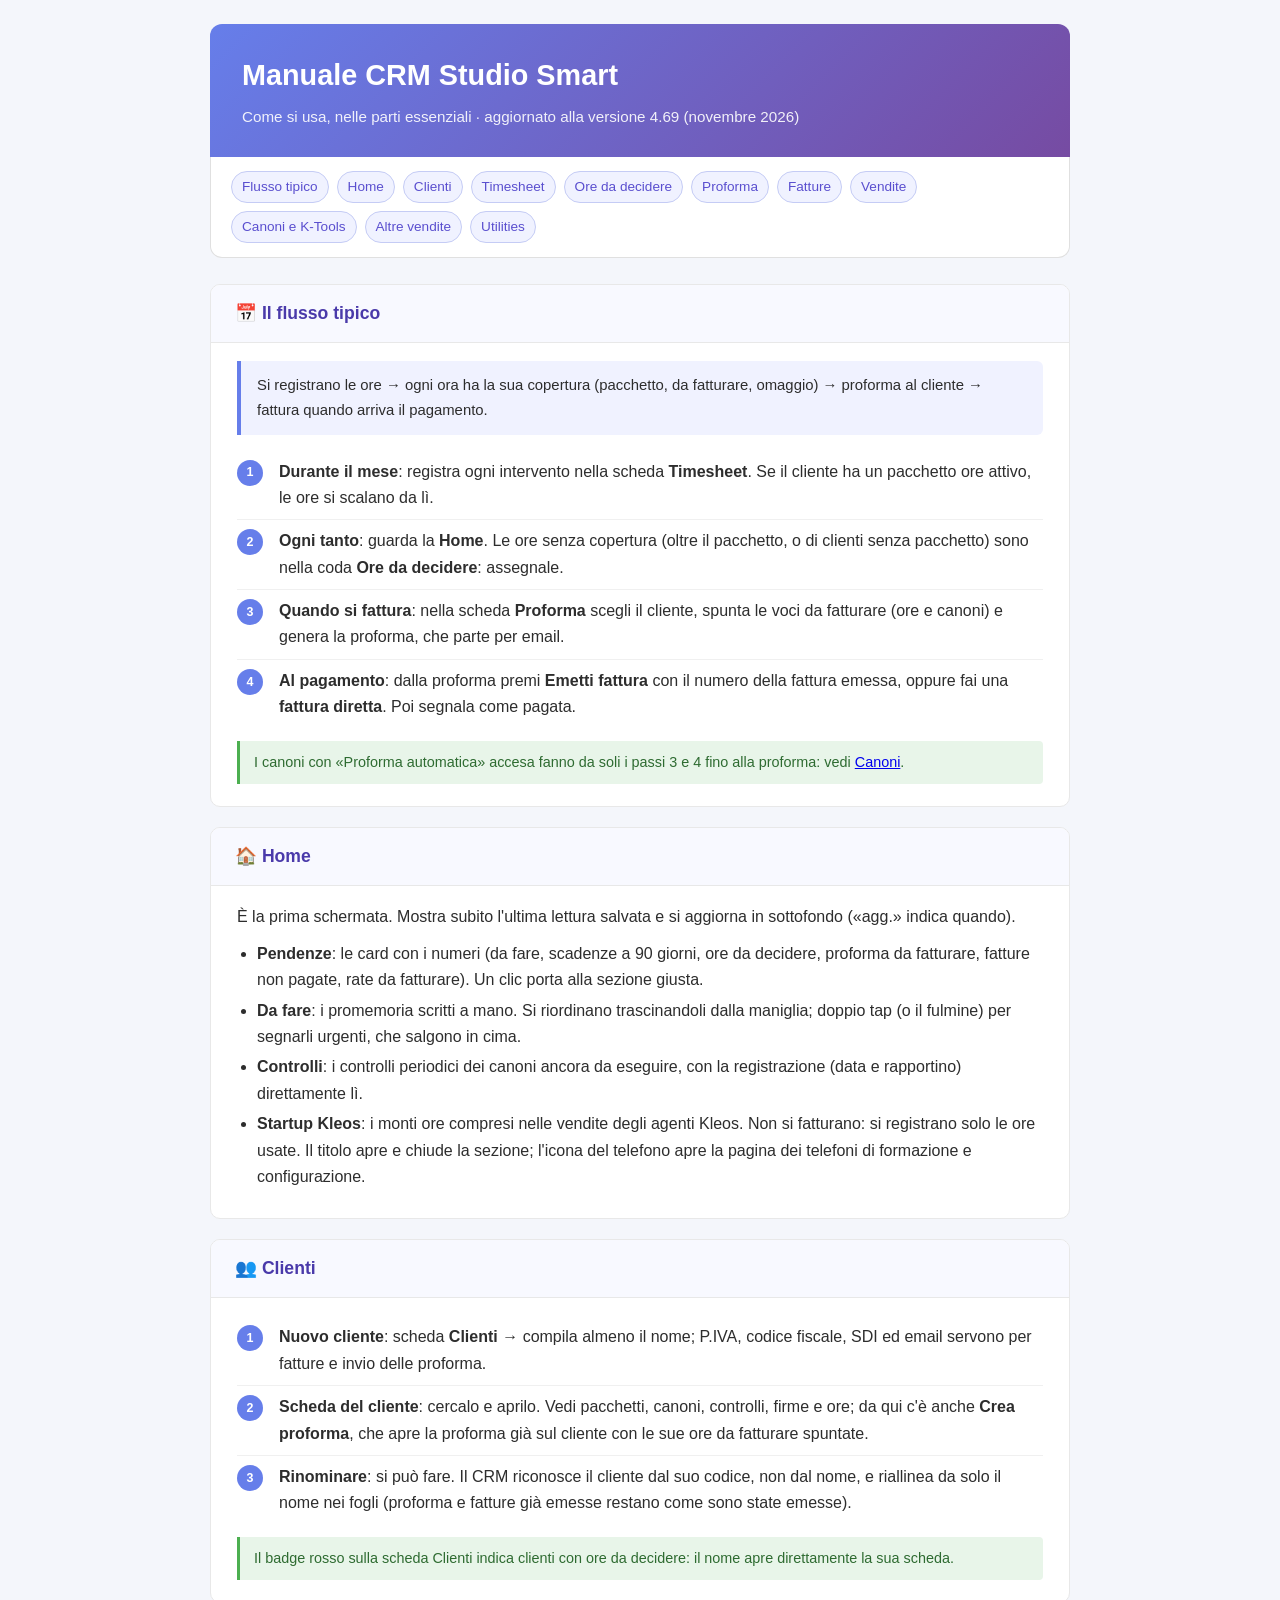
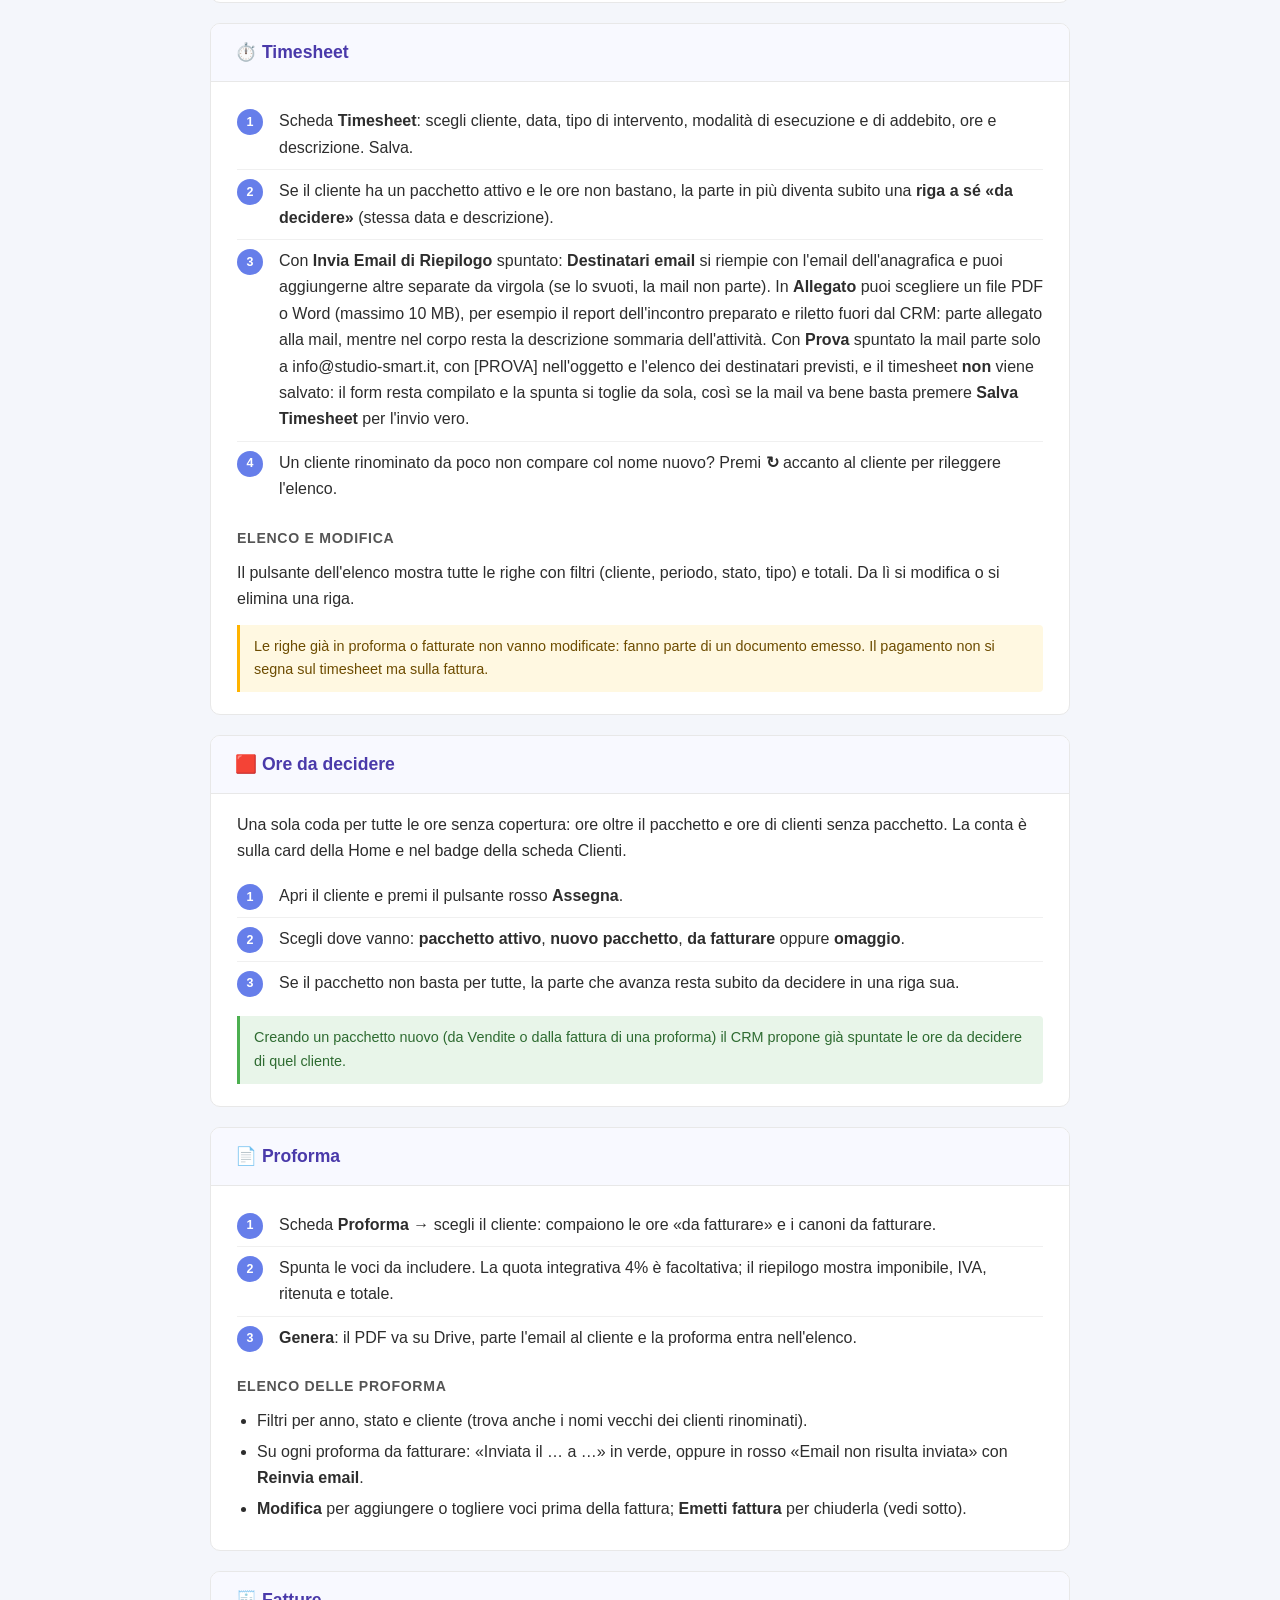
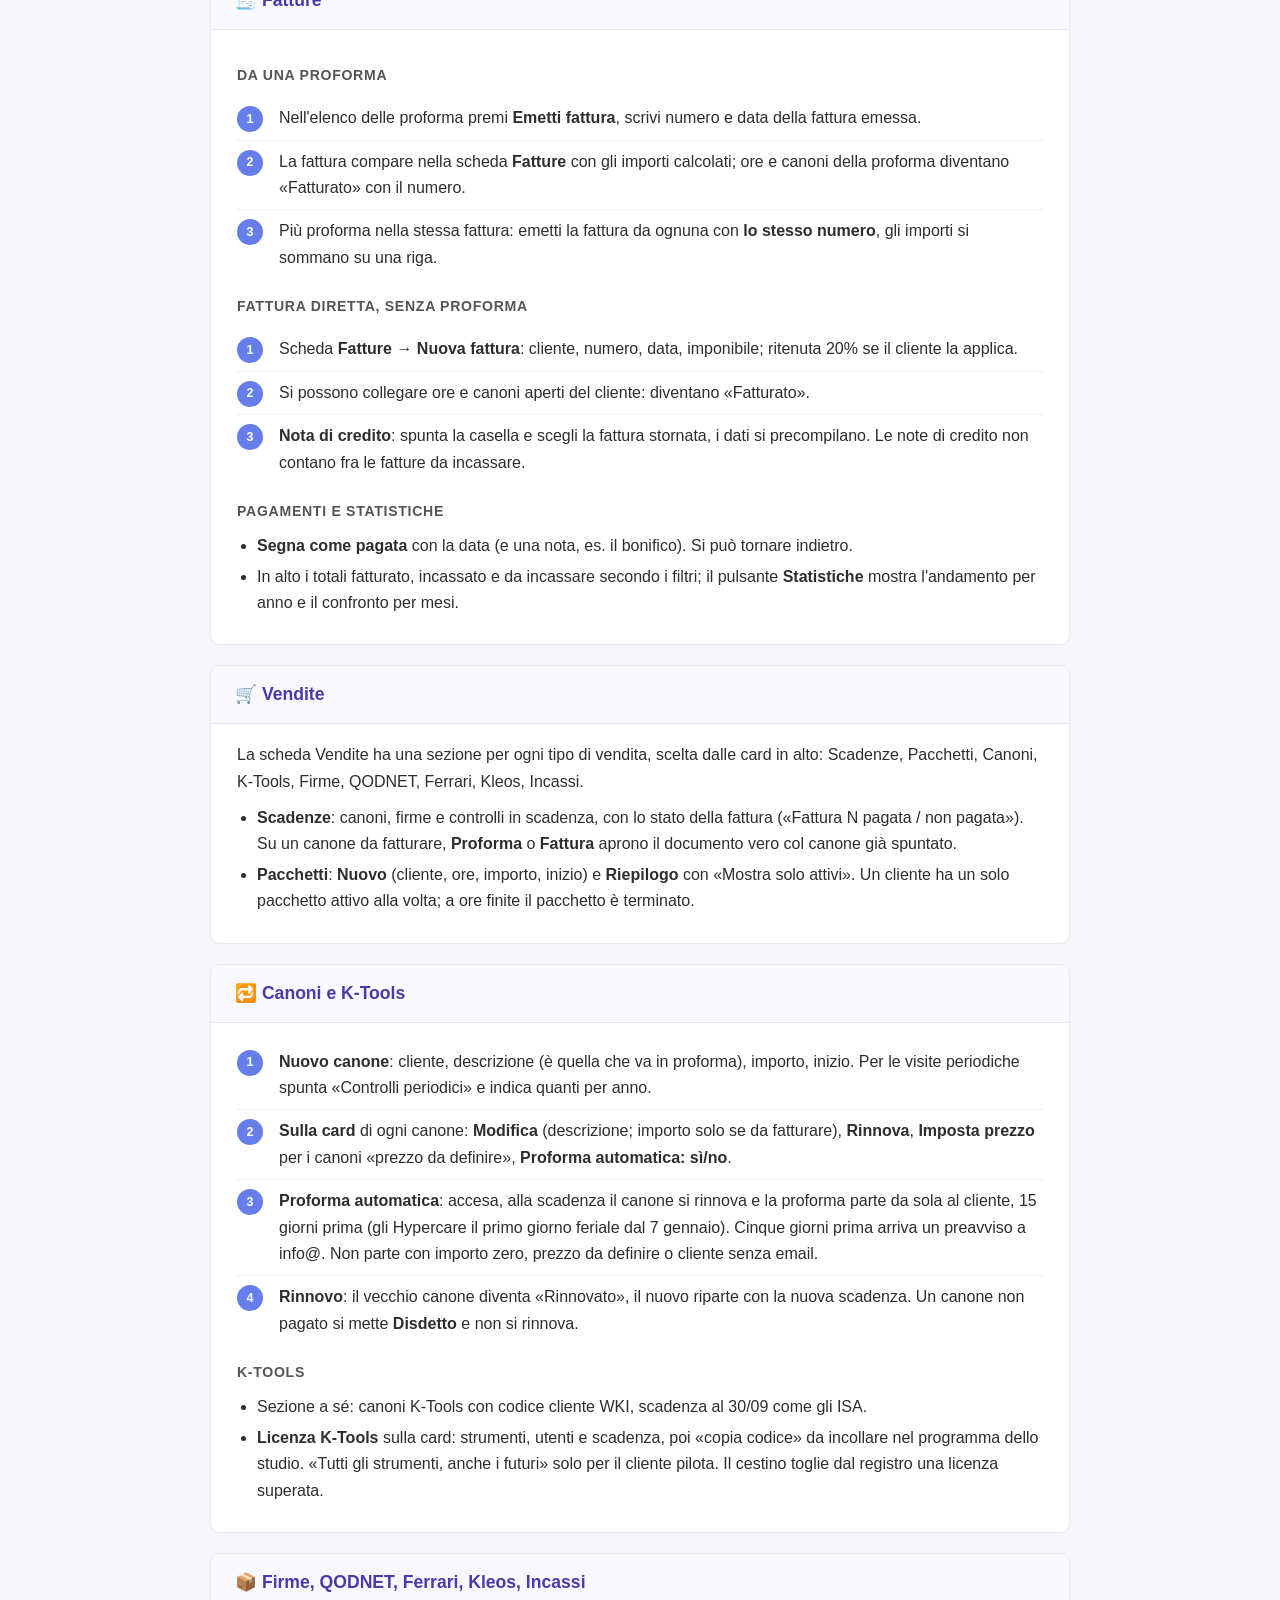
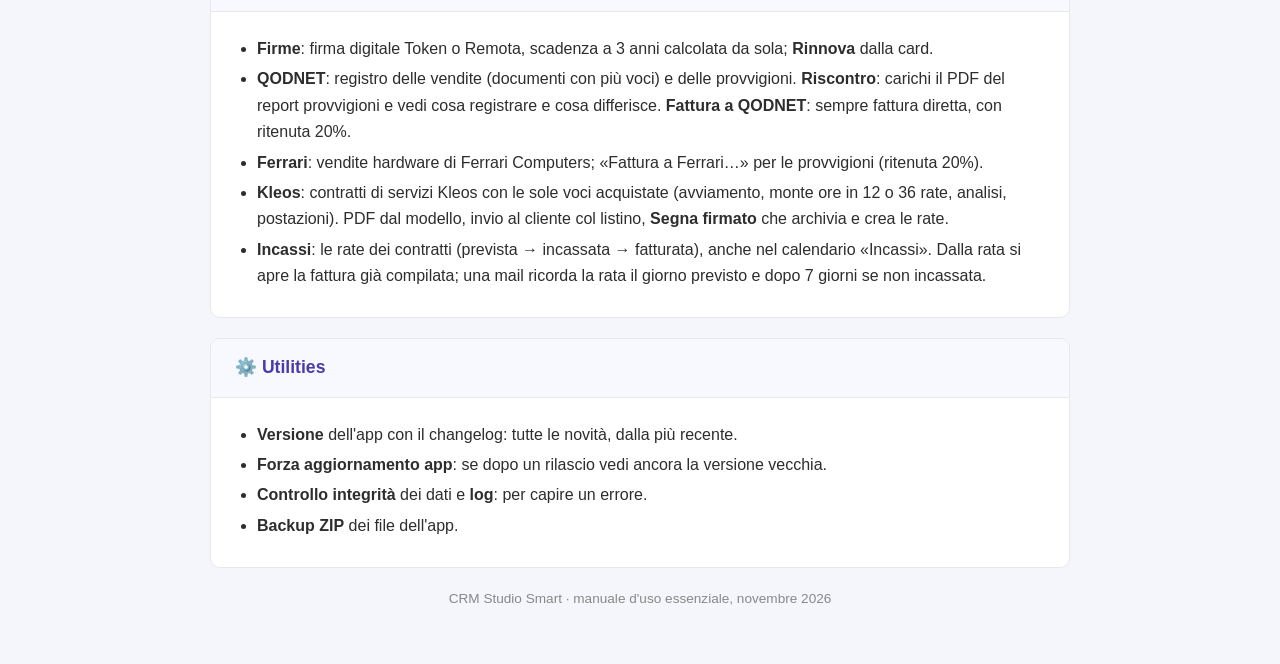
<file: docs/manuale.html>
<!DOCTYPE html>
<html lang="it">
<head>
<meta charset="UTF-8">
<meta name="viewport" content="width=device-width, initial-scale=1.0">
<title>Manuale CRM Studio Smart</title>
<style>
  * { margin: 0; padding: 0; box-sizing: border-box; }
  body { font-family: 'Segoe UI', Tahoma, Geneva, Verdana, sans-serif; line-height: 1.65; color: #2d2d2d; background: #f4f6fb; padding: 24px 16px; }
  .container { max-width: 860px; margin: 0 auto; }
  .header { background: linear-gradient(135deg, #667eea 0%, #764ba2 100%); color: #fff; padding: 28px 32px; border-radius: 12px 12px 0 0; }
  .header h1 { font-size: 1.8rem; margin-bottom: 4px; }
  .header p { opacity: .9; font-size: .95rem; }
  .quick-nav { background: #fff; border: 1px solid #e0e0e0; border-top: none; padding: 14px 20px; border-radius: 0 0 12px 12px; margin-bottom: 26px; display: flex; flex-wrap: wrap; gap: 8px; }
  .quick-nav a { font-size: .85rem; color: #5a4fcf; text-decoration: none; padding: 4px 10px; border: 1px solid #c5ccf5; border-radius: 20px; background: #f0f2ff; }
  .quick-nav a:hover { background: #667eea; color: #fff; border-color: #667eea; }
  .section { background: #fff; border-radius: 10px; border: 1px solid #e8e8e8; margin-bottom: 20px; overflow: hidden; scroll-margin-top: 12px; }
  .section-header { padding: 14px 24px; background: #f8f9ff; border-bottom: 1px solid #e8e8e8; }
  .section-header h2 { font-size: 1.1rem; color: #4a3aaa; }
  .section-body { padding: 18px 26px 22px; }
  .section-body p { margin-bottom: 10px; }
  .flow-box { background: #f0f2ff; border-left: 4px solid #667eea; border-radius: 0 6px 6px 0; padding: 12px 16px; margin-bottom: 16px; font-size: .93rem; }
  .sub-flow { margin: 16px 0 4px; font-weight: 700; color: #555; font-size: .88rem; text-transform: uppercase; letter-spacing: .05em; }
  .steps { counter-reset: step; list-style: none; }
  .steps li { counter-increment: step; padding: 8px 0 8px 42px; position: relative; border-bottom: 1px solid #f0f0f0; }
  .steps li:last-child { border-bottom: none; }
  .steps li::before { content: counter(step); position: absolute; left: 0; top: 9px; width: 26px; height: 26px; background: #667eea; color: #fff; border-radius: 50%; font-size: .78rem; font-weight: 700; display: flex; align-items: center; justify-content: center; }
  ul.punti { margin: 6px 0 6px 20px; }
  ul.punti li { margin: 4px 0; }
  .tip, .warn { margin-top: 12px; padding: 10px 14px; border-radius: 0 4px 4px 0; font-size: .9rem; }
  .tip { background: #e8f5e9; border-left: 3px solid #4caf50; color: #2e6b31; }
  .warn { background: #fff8e1; border-left: 3px solid #ffb300; color: #6d4c00; }
  .piede { text-align: center; color: #888; font-size: .85rem; margin: 10px 0 30px; }
  @media (max-width: 600px) { .section-body { padding: 14px 16px 18px; } .header { padding: 22px 18px; } }
</style>
</head>
<body>
<div class="container">

<div class="header">
  <h1>Manuale CRM Studio Smart</h1>
  <p>Come si usa, nelle parti essenziali · aggiornato alla versione 4.69 (novembre 2026)</p>
</div>

<nav class="quick-nav">
  <a href="#flusso">Flusso tipico</a>
  <a href="#home">Home</a>
  <a href="#clienti">Clienti</a>
  <a href="#timesheet">Timesheet</a>
  <a href="#ore">Ore da decidere</a>
  <a href="#proforma">Proforma</a>
  <a href="#fatture">Fatture</a>
  <a href="#vendite">Vendite</a>
  <a href="#canoni">Canoni e K-Tools</a>
  <a href="#altre">Altre vendite</a>
  <a href="#utilities">Utilities</a>
</nav>

<section class="section" id="flusso">
  <div class="section-header"><h2>📅 Il flusso tipico</h2></div>
  <div class="section-body">
    <div class="flow-box">Si registrano le ore → ogni ora ha la sua copertura (pacchetto, da fatturare, omaggio) → proforma al cliente → fattura quando arriva il pagamento.</div>
    <ol class="steps">
      <li><b>Durante il mese</b>: registra ogni intervento nella scheda <b>Timesheet</b>. Se il cliente ha un pacchetto ore attivo, le ore si scalano da lì.</li>
      <li><b>Ogni tanto</b>: guarda la <b>Home</b>. Le ore senza copertura (oltre il pacchetto, o di clienti senza pacchetto) sono nella coda <b>Ore da decidere</b>: assegnale.</li>
      <li><b>Quando si fattura</b>: nella scheda <b>Proforma</b> scegli il cliente, spunta le voci da fatturare (ore e canoni) e genera la proforma, che parte per email.</li>
      <li><b>Al pagamento</b>: dalla proforma premi <b>Emetti fattura</b> con il numero della fattura emessa, oppure fai una <b>fattura diretta</b>. Poi segnala come pagata.</li>
    </ol>
    <div class="tip">I canoni con «Proforma automatica» accesa fanno da soli i passi 3 e 4 fino alla proforma: vedi <a href="#canoni">Canoni</a>.</div>
  </div>
</section>

<section class="section" id="home">
  <div class="section-header"><h2>🏠 Home</h2></div>
  <div class="section-body">
    <p>È la prima schermata. Mostra subito l'ultima lettura salvata e si aggiorna in sottofondo («agg.» indica quando).</p>
    <ul class="punti">
      <li><b>Pendenze</b>: le card con i numeri (da fare, scadenze a 90 giorni, ore da decidere, proforma da fatturare, fatture non pagate, rate da fatturare). Un clic porta alla sezione giusta.</li>
      <li><b>Da fare</b>: i promemoria scritti a mano. Si riordinano trascinandoli dalla maniglia; doppio tap (o il fulmine) per segnarli urgenti, che salgono in cima.</li>
      <li><b>Controlli</b>: i controlli periodici dei canoni ancora da eseguire, con la registrazione (data e rapportino) direttamente lì.</li>
      <li><b>Startup Kleos</b>: i monti ore compresi nelle vendite degli agenti Kleos. Non si fatturano: si registrano solo le ore usate. Il titolo apre e chiude la sezione; l'icona del telefono apre la pagina dei telefoni di formazione e configurazione.</li>
    </ul>
  </div>
</section>

<section class="section" id="clienti">
  <div class="section-header"><h2>👥 Clienti</h2></div>
  <div class="section-body">
    <ol class="steps">
      <li><b>Nuovo cliente</b>: scheda <b>Clienti</b> → compila almeno il nome; P.IVA, codice fiscale, SDI ed email servono per fatture e invio delle proforma.</li>
      <li><b>Scheda del cliente</b>: cercalo e aprilo. Vedi pacchetti, canoni, controlli, firme e ore; da qui c'è anche <b>Crea proforma</b>, che apre la proforma già sul cliente con le sue ore da fatturare spuntate.</li>
      <li><b>Rinominare</b>: si può fare. Il CRM riconosce il cliente dal suo codice, non dal nome, e riallinea da solo il nome nei fogli (proforma e fatture già emesse restano come sono state emesse).</li>
    </ol>
    <div class="tip">Il badge rosso sulla scheda Clienti indica clienti con ore da decidere: il nome apre direttamente la sua scheda.</div>
  </div>
</section>

<section class="section" id="timesheet">
  <div class="section-header"><h2>⏱️ Timesheet</h2></div>
  <div class="section-body">
    <ol class="steps">
      <li>Scheda <b>Timesheet</b>: scegli cliente, data, tipo di intervento, modalità di esecuzione e di addebito, ore e descrizione. Salva.</li>
      <li>Se il cliente ha un pacchetto attivo e le ore non bastano, la parte in più diventa subito una <b>riga a sé «da decidere»</b> (stessa data e descrizione).</li>
      <li>Con <b>Invia Email di Riepilogo</b> spuntato: <b>Destinatari email</b> si riempie con l'email dell'anagrafica e puoi aggiungerne altre separate da virgola (se lo svuoti, la mail non parte). In <b>Allegato</b> puoi scegliere un file PDF o Word (massimo 10 MB), per esempio il report dell'incontro preparato e riletto fuori dal CRM: parte allegato alla mail, mentre nel corpo resta la descrizione sommaria dell'attività. Con <b>Prova</b> spuntato la mail parte solo a info@studio-smart.it, con [PROVA] nell'oggetto e l'elenco dei destinatari previsti, e il timesheet <b>non</b> viene salvato: il form resta compilato e la spunta si toglie da sola, così se la mail va bene basta premere <b>Salva Timesheet</b> per l'invio vero.</li>
      <li>Un cliente rinominato da poco non compare col nome nuovo? Premi <b>↻</b> accanto al cliente per rileggere l'elenco.</li>
    </ol>
    <p class="sub-flow">Elenco e modifica</p>
    <p>Il pulsante dell'elenco mostra tutte le righe con filtri (cliente, periodo, stato, tipo) e totali. Da lì si modifica o si elimina una riga.</p>
    <div class="warn">Le righe già in proforma o fatturate non vanno modificate: fanno parte di un documento emesso. Il pagamento non si segna sul timesheet ma sulla fattura.</div>
  </div>
</section>

<section class="section" id="ore">
  <div class="section-header"><h2>🟥 Ore da decidere</h2></div>
  <div class="section-body">
    <p>Una sola coda per tutte le ore senza copertura: ore oltre il pacchetto e ore di clienti senza pacchetto. La conta è sulla card della Home e nel badge della scheda Clienti.</p>
    <ol class="steps">
      <li>Apri il cliente e premi il pulsante rosso <b>Assegna</b>.</li>
      <li>Scegli dove vanno: <b>pacchetto attivo</b>, <b>nuovo pacchetto</b>, <b>da fatturare</b> oppure <b>omaggio</b>.</li>
      <li>Se il pacchetto non basta per tutte, la parte che avanza resta subito da decidere in una riga sua.</li>
    </ol>
    <div class="tip">Creando un pacchetto nuovo (da Vendite o dalla fattura di una proforma) il CRM propone già spuntate le ore da decidere di quel cliente.</div>
  </div>
</section>

<section class="section" id="proforma">
  <div class="section-header"><h2>📄 Proforma</h2></div>
  <div class="section-body">
    <ol class="steps">
      <li>Scheda <b>Proforma</b> → scegli il cliente: compaiono le ore «da fatturare» e i canoni da fatturare.</li>
      <li>Spunta le voci da includere. La quota integrativa 4% è facoltativa; il riepilogo mostra imponibile, IVA, ritenuta e totale.</li>
      <li><b>Genera</b>: il PDF va su Drive, parte l'email al cliente e la proforma entra nell'elenco.</li>
    </ol>
    <p class="sub-flow">Elenco delle proforma</p>
    <ul class="punti">
      <li>Filtri per anno, stato e cliente (trova anche i nomi vecchi dei clienti rinominati).</li>
      <li>Su ogni proforma da fatturare: «Inviata il … a …» in verde, oppure in rosso «Email non risulta inviata» con <b>Reinvia email</b>.</li>
      <li><b>Modifica</b> per aggiungere o togliere voci prima della fattura; <b>Emetti fattura</b> per chiuderla (vedi sotto).</li>
    </ul>
  </div>
</section>

<section class="section" id="fatture">
  <div class="section-header"><h2>🧾 Fatture</h2></div>
  <div class="section-body">
    <p class="sub-flow">Da una proforma</p>
    <ol class="steps">
      <li>Nell'elenco delle proforma premi <b>Emetti fattura</b>, scrivi numero e data della fattura emessa.</li>
      <li>La fattura compare nella scheda <b>Fatture</b> con gli importi calcolati; ore e canoni della proforma diventano «Fatturato» con il numero.</li>
      <li>Più proforma nella stessa fattura: emetti la fattura da ognuna con <b>lo stesso numero</b>, gli importi si sommano su una riga.</li>
    </ol>
    <p class="sub-flow">Fattura diretta, senza proforma</p>
    <ol class="steps">
      <li>Scheda <b>Fatture</b> → <b>Nuova fattura</b>: cliente, numero, data, imponibile; ritenuta 20% se il cliente la applica.</li>
      <li>Si possono collegare ore e canoni aperti del cliente: diventano «Fatturato».</li>
      <li><b>Nota di credito</b>: spunta la casella e scegli la fattura stornata, i dati si precompilano. Le note di credito non contano fra le fatture da incassare.</li>
    </ol>
    <p class="sub-flow">Pagamenti e statistiche</p>
    <ul class="punti">
      <li><b>Segna come pagata</b> con la data (e una nota, es. il bonifico). Si può tornare indietro.</li>
      <li>In alto i totali fatturato, incassato e da incassare secondo i filtri; il pulsante <b>Statistiche</b> mostra l'andamento per anno e il confronto per mesi.</li>
    </ul>
  </div>
</section>

<section class="section" id="vendite">
  <div class="section-header"><h2>🛒 Vendite</h2></div>
  <div class="section-body">
    <p>La scheda Vendite ha una sezione per ogni tipo di vendita, scelta dalle card in alto: Scadenze, Pacchetti, Canoni, K-Tools, Firme, QODNET, Ferrari, Kleos, Incassi.</p>
    <ul class="punti">
      <li><b>Scadenze</b>: canoni, firme e controlli in scadenza, con lo stato della fattura («Fattura N pagata / non pagata»). Su un canone da fatturare, <b>Proforma</b> o <b>Fattura</b> aprono il documento vero col canone già spuntato.</li>
      <li><b>Pacchetti</b>: <b>Nuovo</b> (cliente, ore, importo, inizio) e <b>Riepilogo</b> con «Mostra solo attivi». Un cliente ha un solo pacchetto attivo alla volta; a ore finite il pacchetto è terminato.</li>
    </ul>
  </div>
</section>

<section class="section" id="canoni">
  <div class="section-header"><h2>🔁 Canoni e K-Tools</h2></div>
  <div class="section-body">
    <ol class="steps">
      <li><b>Nuovo canone</b>: cliente, descrizione (è quella che va in proforma), importo, inizio. Per le visite periodiche spunta «Controlli periodici» e indica quanti per anno.</li>
      <li><b>Sulla card</b> di ogni canone: <b>Modifica</b> (descrizione; importo solo se da fatturare), <b>Rinnova</b>, <b>Imposta prezzo</b> per i canoni «prezzo da definire», <b>Proforma automatica: sì/no</b>.</li>
      <li><b>Proforma automatica</b>: accesa, alla scadenza il canone si rinnova e la proforma parte da sola al cliente, 15 giorni prima (gli Hypercare il primo giorno feriale dal 7 gennaio). Cinque giorni prima arriva un preavviso a info@. Non parte con importo zero, prezzo da definire o cliente senza email.</li>
      <li><b>Rinnovo</b>: il vecchio canone diventa «Rinnovato», il nuovo riparte con la nuova scadenza. Un canone non pagato si mette <b>Disdetto</b> e non si rinnova.</li>
    </ol>
    <p class="sub-flow">K-Tools</p>
    <ul class="punti">
      <li>Sezione a sé: canoni K-Tools con codice cliente WKI, scadenza al 30/09 come gli ISA.</li>
      <li><b>Licenza K-Tools</b> sulla card: strumenti, utenti e scadenza, poi «copia codice» da incollare nel programma dello studio. «Tutti gli strumenti, anche i futuri» solo per il cliente pilota. Il cestino toglie dal registro una licenza superata.</li>
    </ul>
  </div>
</section>

<section class="section" id="altre">
  <div class="section-header"><h2>📦 Firme, QODNET, Ferrari, Kleos, Incassi</h2></div>
  <div class="section-body">
    <ul class="punti">
      <li><b>Firme</b>: firma digitale Token o Remota, scadenza a 3 anni calcolata da sola; <b>Rinnova</b> dalla card.</li>
      <li><b>QODNET</b>: registro delle vendite (documenti con più voci) e delle provvigioni. <b>Riscontro</b>: carichi il PDF del report provvigioni e vedi cosa registrare e cosa differisce. <b>Fattura a QODNET</b>: sempre fattura diretta, con ritenuta 20%.</li>
      <li><b>Ferrari</b>: vendite hardware di Ferrari Computers; «Fattura a Ferrari…» per le provvigioni (ritenuta 20%).</li>
      <li><b>Kleos</b>: contratti di servizi Kleos con le sole voci acquistate (avviamento, monte ore in 12 o 36 rate, analisi, postazioni). PDF dal modello, invio al cliente col listino, <b>Segna firmato</b> che archivia e crea le rate.</li>
      <li><b>Incassi</b>: le rate dei contratti (prevista → incassata → fatturata), anche nel calendario «Incassi». Dalla rata si apre la fattura già compilata; una mail ricorda la rata il giorno previsto e dopo 7 giorni se non incassata.</li>
    </ul>
  </div>
</section>

<section class="section" id="utilities">
  <div class="section-header"><h2>⚙️ Utilities</h2></div>
  <div class="section-body">
    <ul class="punti">
      <li><b>Versione</b> dell'app con il changelog: tutte le novità, dalla più recente.</li>
      <li><b>Forza aggiornamento app</b>: se dopo un rilascio vedi ancora la versione vecchia.</li>
      <li><b>Controllo integrità</b> dei dati e <b>log</b>: per capire un errore.</li>
      <li><b>Backup ZIP</b> dei file dell'app.</li>
    </ul>
  </div>
</section>

<p class="piede">CRM Studio Smart · manuale d'uso essenziale, novembre 2026</p>
</div>
</body>
</html>
</file>
